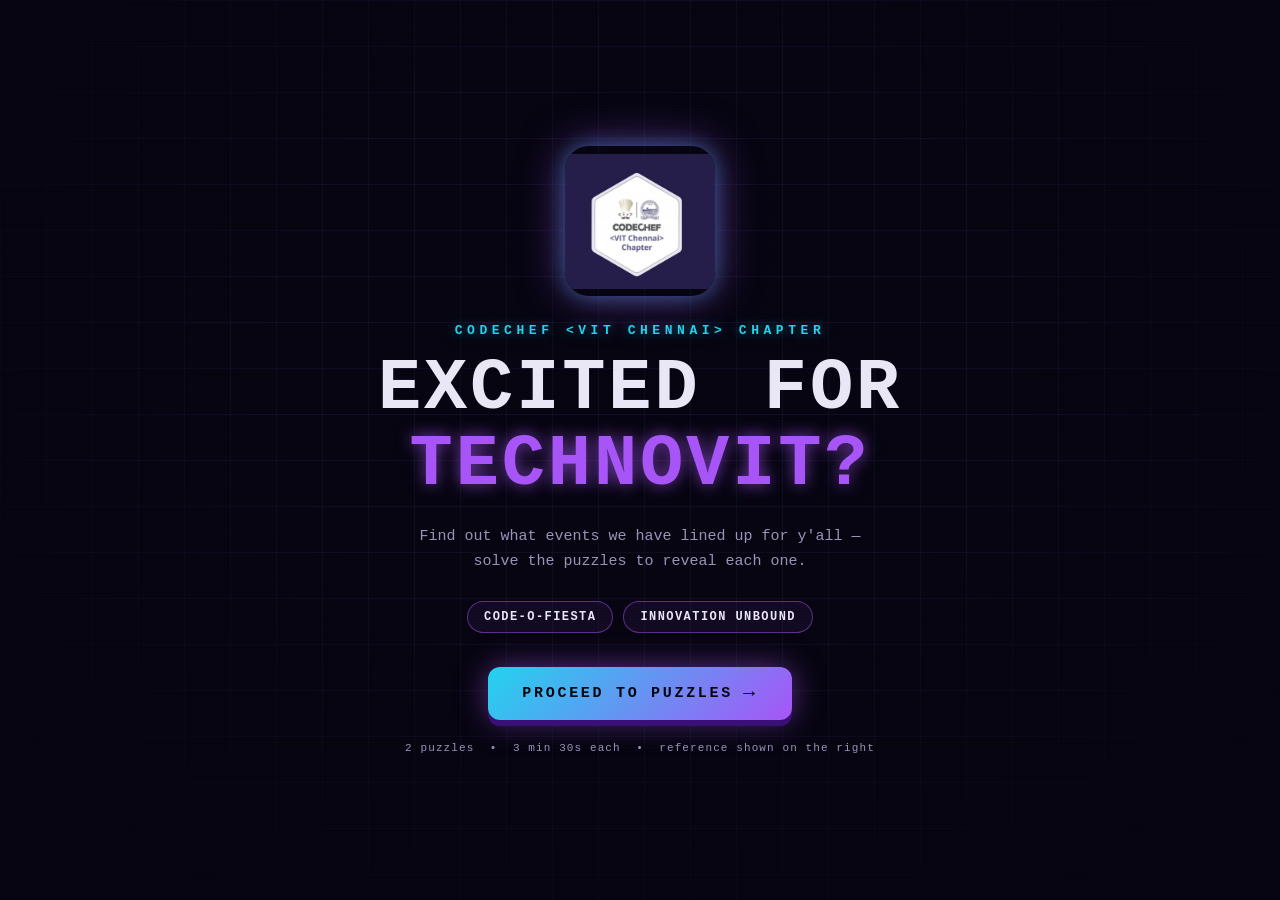
<file: index.html>
<!DOCTYPE html>
<html lang="en">
<head>
  <meta charset="UTF-8" />
  <meta name="viewport" content="width=device-width, initial-scale=1.0" />
  <title>TechnoVIT — CodeChef VIT Chennai</title>
  <link rel="stylesheet" href="css/style.css" />
</head>
<body class="welcome-body">

  <div class="grid-bg"></div>
  <div class="scanlines"></div>

  <main class="welcome-wrap">
    <div class="badge-float">
      <img src="images/codechef.png" alt="CodeChef VIT Chennai" class="welcome-logo" />
    </div>

    <p class="kicker glow-cyan">CODECHEF &lt;VIT CHENNAI&gt; CHAPTER</p>

    <h1 class="welcome-title">
      <span class="word" style="--d:0s">EXCITED</span>
      <span class="word" style="--d:.15s">FOR</span>
      <span class="word neon" style="--d:.3s">TECHNOVIT?</span>
    </h1>

    <p class="welcome-sub">
      Find out what events we have lined up for y'all —
      <br />solve the puzzles to reveal each one.
    </p>

    <div class="event-chips">
      <span class="chip" style="--d:.5s">CODE-O-FIESTA</span>
      <span class="chip" style="--d:.65s">INNOVATION UNBOUND</span>
      
    </div>

    <button class="start-btn" onclick="window.location.href='game.html'">
      PROCEED TO PUZZLES
      <span class="arrow">&rarr;</span>
    </button>

    <p class="hint-line">2 puzzles &nbsp;•&nbsp; 3 min 30s each &nbsp;•&nbsp; reference shown on the right</p>
  </main>

</body>
</html>
</file>
<file: css/style.css>
/* ===== TechnoVIT Puzzle — CodeChef VIT Chennai ===== */

:root {
  --bg: #070512;
  --panel: #0e0a1f;
  --cyan: #22d3ee;
  --purple: #a855f7;
  --purple-deep: #6d28d9;
  --text: #e9e6f5;
  --muted: #9a93b8;
}

* { margin: 0; padding: 0; box-sizing: border-box; }

body {
  font-family: "Courier New", ui-monospace, monospace;
  background: var(--bg);
  color: var(--text);
  min-height: 100vh;
  overflow-x: hidden;
}

/* --- shared background fx --- */
.grid-bg {
  position: fixed; inset: 0; z-index: 0; pointer-events: none;
  background-image:
    linear-gradient(rgba(168,85,247,0.08) 1px, transparent 1px),
    linear-gradient(90deg, rgba(34,211,238,0.06) 1px, transparent 1px);
  background-size: 46px 46px;
  mask-image: radial-gradient(ellipse at 50% 40%, #000 40%, transparent 85%);
}
.scanlines {
  position: fixed; inset: 0; z-index: 1; pointer-events: none; opacity: .5;
  background: repeating-linear-gradient(0deg, rgba(0,0,0,.25) 0px, rgba(0,0,0,.25) 1px, transparent 1px, transparent 3px);
}

.glow-cyan { color: var(--cyan); text-shadow: 0 0 12px rgba(34,211,238,.5); }
.neon { color: var(--purple); text-shadow: 0 0 16px rgba(168,85,247,.7); }

/* ============ WELCOME PAGE ============ */
.welcome-body { display: flex; align-items: center; justify-content: center; }
.welcome-wrap {
  position: relative; z-index: 2;
  text-align: center; padding: 40px 20px; max-width: 720px;
}
.badge-float { margin-bottom: 22px; animation: floaty 4s ease-in-out infinite; }
.welcome-logo {
  width: 150px; height: 150px; object-fit: contain;
  border-radius: 24px;
  box-shadow: 0 0 45px rgba(168,85,247,.5), 0 0 20px rgba(34,211,238,.4);
  animation: pulseGlow 3s ease-in-out infinite;
}
@keyframes floaty { 0%,100%{ transform: translateY(0);} 50%{ transform: translateY(-12px);} }
@keyframes pulseGlow {
  0%,100%{ box-shadow: 0 0 40px rgba(168,85,247,.45), 0 0 18px rgba(34,211,238,.35);}
  50%{ box-shadow: 0 0 65px rgba(168,85,247,.75), 0 0 30px rgba(34,211,238,.6);}
}

.kicker {
  font-size: 13px; letter-spacing: .35em; font-weight: bold;
  margin-bottom: 14px; opacity: 0; animation: fadeUp .6s ease forwards .1s;
}

.welcome-title {
  font-size: clamp(2.4rem, 7vw, 4.5rem); font-weight: 900; line-height: 1.05;
  letter-spacing: .04em; margin-bottom: 20px;
}
.welcome-title .word {
  display: inline-block; margin: 0 .12em;
  opacity: 0; transform: translateY(30px) scale(.9);
  animation: dropIn .6s cubic-bezier(.2,.9,.3,1.3) forwards;
  animation-delay: var(--d);
}
@keyframes dropIn { to { opacity: 1; transform: translateY(0) scale(1);} }

.welcome-sub {
  color: var(--muted); font-size: 15px; line-height: 1.7; margin-bottom: 26px;
  opacity: 0; animation: fadeUp .7s ease forwards .55s;
}

.event-chips { display: flex; flex-wrap: wrap; gap: 10px; justify-content: center; margin-bottom: 34px; }
.chip {
  padding: 8px 16px; font-size: 12px; font-weight: bold; letter-spacing: .12em;
  border: 1px solid rgba(168,85,247,.5); border-radius: 999px;
  background: rgba(168,85,247,.08); color: var(--text);
  opacity: 0; animation: fadeUp .6s ease forwards; animation-delay: var(--d);
}

.start-btn {
  display: inline-flex; align-items: center; gap: 10px;
  padding: 15px 34px; font-size: 15px; font-weight: 900; letter-spacing: .18em;
  font-family: inherit; cursor: pointer; color: #06060e;
  background: linear-gradient(135deg, var(--cyan), var(--purple));
  border: none; border-radius: 12px;
  box-shadow: 0 6px 0 #3b1076, 0 0 30px rgba(168,85,247,.5);
  transition: transform .15s ease, box-shadow .15s ease;
  opacity: 0; animation: fadeUp .6s ease forwards .95s;
}
.start-btn:hover { transform: translateY(-2px); box-shadow: 0 8px 0 #3b1076, 0 0 42px rgba(168,85,247,.7); }
.start-btn:active { transform: translateY(2px); box-shadow: 0 3px 0 #3b1076; }
.start-btn .arrow { font-size: 20px; transition: transform .2s; }
.start-btn:hover .arrow { transform: translateX(5px); }

.hint-line { margin-top: 22px; font-size: 11px; letter-spacing: .1em; color: var(--muted);
  opacity: 0; animation: fadeUp .6s ease forwards 1.15s; }

@keyframes fadeUp { from { opacity: 0; transform: translateY(18px);} to { opacity: 1; transform: translateY(0);} }

/* ============ GAME PAGE ============ */
.game-body { display: flex; flex-direction: column; min-height: 100vh; }

.game-header {
  position: relative; z-index: 2;
  display: flex; align-items: center; justify-content: space-between;
  padding: 16px 26px; border-bottom: 1px solid rgba(168,85,247,.25);
  background: rgba(10,7,23,.6); backdrop-filter: blur(6px);
}
.brand { display: flex; align-items: center; gap: 12px; }
.mini-logo { width: 38px; height: 38px; object-fit: contain; border-radius: 8px; }
.brand-text { font-size: 13px; font-weight: bold; letter-spacing: .18em; color: var(--muted); }
.brand-text span { color: var(--cyan); }

.timer-box {
  display: flex; align-items: center; gap: 10px;
  padding: 8px 18px; border: 2px solid var(--cyan); border-radius: 10px;
  background: rgba(34,211,238,.08); box-shadow: 0 0 20px rgba(34,211,238,.25);
}
.timer-label { font-size: 11px; letter-spacing: .2em; color: var(--muted); }
.timer-value { font-size: 22px; font-weight: 900; color: var(--cyan); min-width: 68px; text-align: center; }
.timer-value.low { color: #ff4d5e; animation: blink .8s steps(2) infinite; }
@keyframes blink { 50% { opacity: .35; } }

.game-main {
  position: relative; z-index: 2; flex: 1;
  display: flex; gap: 34px; align-items: flex-start; justify-content: center;
  padding: 30px 26px; flex-wrap: wrap;
}

/* board */
.board-section { display: flex; flex-direction: column; align-items: center; }
.event-name { font-size: clamp(1.5rem, 4vw, 2.4rem); font-weight: 900; letter-spacing: .06em; margin-bottom: 6px; text-align: center; }
.board-hint { color: var(--muted); font-size: 12px; margin-bottom: 18px; letter-spacing: .05em; }

.board-frame {
  padding: 5px; border-radius: 18px;
  background: linear-gradient(160deg, var(--cyan), var(--purple), var(--purple-deep));
  box-shadow: 0 8px 0 #2a0d55, 0 0 50px rgba(168,85,247,.35);
}
.board {
  position: relative; width: min(78vw, 460px); aspect-ratio: 1/1;
  background: #06040f; border-radius: 14px; overflow: hidden;
}
.tile {
  position: absolute; padding: 2px; border: none; background: transparent;
  cursor: pointer; transition: transform .22s ease;
}
.tile-inner {
  width: 100%; height: 100%; border-radius: 5px; overflow: hidden;
  border: 1px solid rgba(34,211,238,.5);
  box-shadow: inset 0 1px 2px rgba(255,255,255,.2), inset 0 -2px 5px rgba(0,0,0,.5);
  background-repeat: no-repeat;
}
.tile:hover .tile-inner { filter: brightness(1.12); }
.tile.blank { cursor: default; }
.tile.blank .tile-inner {
  border: 2px dashed rgba(255,77,94,.7); background: rgba(0,0,0,.55);
  display: flex; align-items: center; justify-content: center;
  box-shadow: 0 0 14px rgba(255,77,94,.4) inset;
}
.blank-dot { width: 12px; height: 12px; border-radius: 50%;
  background: #ff4d5e; box-shadow: 0 0 14px rgba(255,77,94,1); animation: blink 1s infinite; }

.solved-overlay {
  position: absolute; inset: 0; background-size: cover; background-position: center;
  opacity: 0; transition: opacity .5s ease; pointer-events: none;
}
.solved-overlay.show { opacity: 1; }

.controls { display: flex; align-items: center; gap: 14px; margin-top: 18px; }
.moves-chip {
  padding: 7px 16px; font-size: 12px; letter-spacing: .12em; border-radius: 999px;
  border: 1px solid rgba(34,211,238,.4); background: rgba(34,211,238,.06); color: var(--muted);
}
.moves-chip b { color: var(--text); }
.ghost-btn {
  padding: 7px 18px; font-size: 12px; letter-spacing: .15em; font-weight: bold; font-family: inherit;
  color: var(--cyan); background: transparent; border: 1px solid var(--cyan); border-radius: 999px;
  cursor: pointer; transition: all .2s;
}
.ghost-btn:hover { background: var(--cyan); color: #06060e; }

/* reference panel */
.ref-section {
  display: flex; flex-direction: column; align-items: center; gap: 12px;
  padding: 16px; border: 1px solid rgba(168,85,247,.3); border-radius: 16px;
  background: rgba(14,10,31,.6); backdrop-filter: blur(6px);
  position: sticky; top: 20px;
}
.ref-label { font-size: 11px; letter-spacing: .25em; color: var(--muted); font-weight: bold; }
.ref-frame {
  width: 210px; border-radius: 10px; overflow: hidden;
  border: 2px solid rgba(34,211,238,.5); box-shadow: 0 0 25px rgba(34,211,238,.25);
}
.ref-image { display: block; width: 100%; height: auto; }

.progress-list { display: flex; gap: 8px; margin-top: 4px; }
.pdot {
  width: 11px; height: 11px; border-radius: 50%; border: 1px solid var(--muted);
  background: transparent; transition: all .3s;
}
.pdot.active { border-color: var(--cyan); box-shadow: 0 0 8px var(--cyan); }
.pdot.done { background: var(--purple); border-color: var(--purple); box-shadow: 0 0 10px var(--purple); }

/* overlays */
.overlay {
  position: fixed; inset: 0; z-index: 20; display: flex; align-items: center; justify-content: center;
  background: rgba(3,2,10,.85); backdrop-filter: blur(6px); padding: 20px;
}
.overlay.hidden { display: none; }
.overlay-card {
  position: relative; width: 100%; max-width: 420px; text-align: center;
  padding: 34px 28px; border-radius: 16px;
  background: var(--panel); border: 1px solid rgba(34,211,238,.5);
  box-shadow: 0 0 55px rgba(168,85,247,.4);
  animation: popIn .35s cubic-bezier(.2,.9,.3,1.3);
}
@keyframes popIn { from { opacity: 0; transform: scale(.85);} to { opacity: 1; transform: scale(1);} }
.overlay-dot { width: 12px; height: 12px; border-radius: 50%; background: var(--cyan);
  box-shadow: 0 0 14px var(--cyan); margin: 0 auto 14px; }
.overlay-title { font-size: 1.5rem; font-weight: 900; letter-spacing: .1em; color: var(--cyan);
  text-shadow: 0 0 14px rgba(34,211,238,.5); margin-bottom: 12px; }
.overlay-text { color: var(--muted); font-size: 14px; line-height: 1.6; margin-bottom: 18px;
  display: flex; flex-direction: column; gap: 5px; text-align: left; }
.detail-intro { color: var(--muted); font-size: 12px; letter-spacing: .05em; text-align: center; margin-bottom: 2px; }
.detail-event { color: var(--cyan); font-weight: 900; font-size: 16px; letter-spacing: .08em;
  text-align: center; text-shadow: 0 0 12px rgba(34,211,238,.5); margin-bottom: 8px; }
.detail-line { color: var(--text); font-size: 13px; line-height: 1.5;
  padding-left: 2px; border-left: 2px solid rgba(168,85,247,.4); padding-left: 10px; }
.detail-line:first-of-type { border-left: none; padding-left: 2px; color: var(--muted); font-style: italic; margin-bottom: 4px; }
.overlay-img { width: 130px; border-radius: 10px; margin: 0 auto 22px; display: block;
  border: 1px solid rgba(168,85,247,.4); box-shadow: 0 0 22px rgba(168,85,247,.3); }
.overlay .start-btn { animation: none; opacity: 1; }

/* responsive */
@media (max-width: 780px) {
  .game-main { flex-direction: column-reverse; align-items: center; }
  .ref-section { position: static; flex-direction: row; flex-wrap: wrap; justify-content: center; }
  .ref-frame { width: 150px; }
}
</file>
